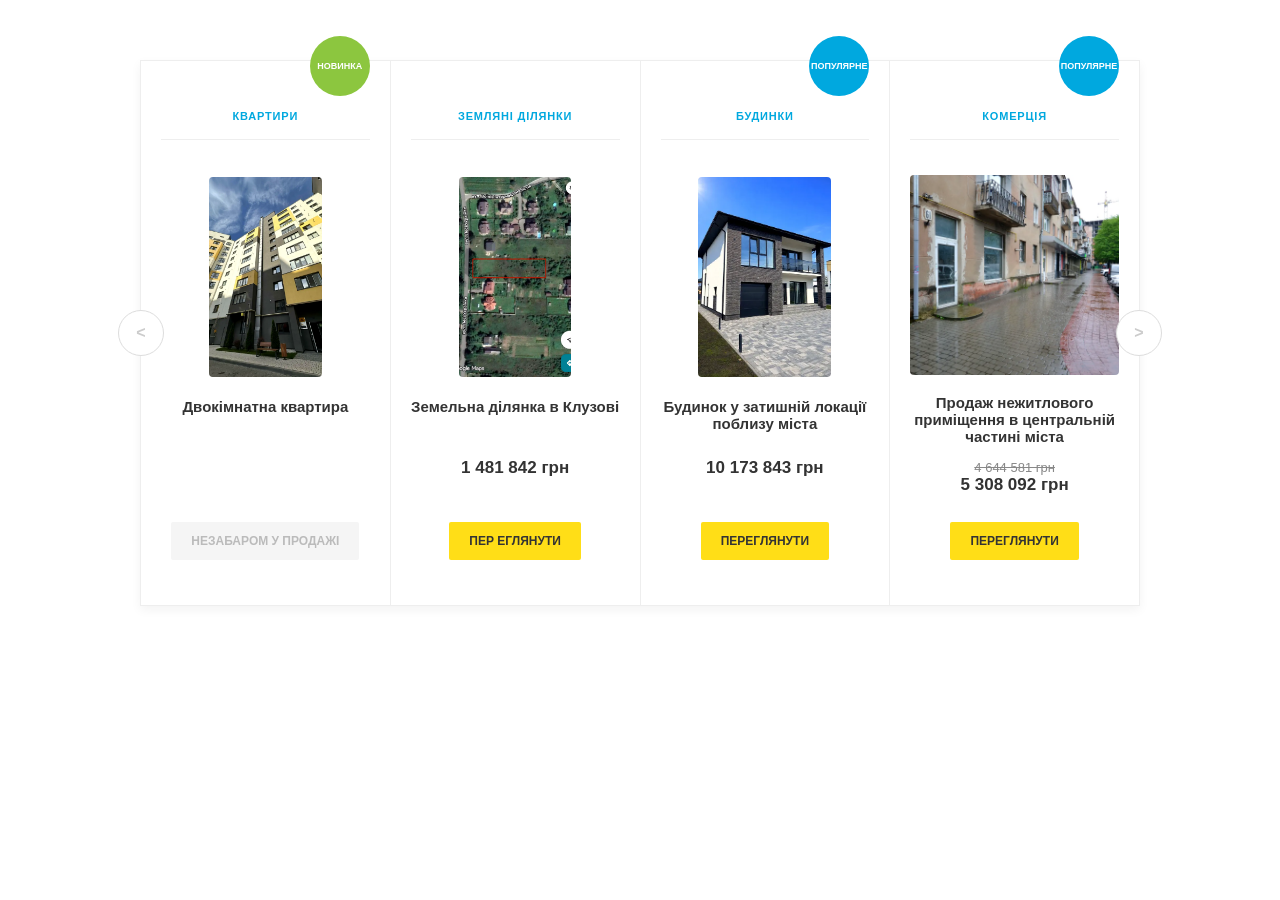
<file: laba7/index.html>
<!DOCTYPE html>
<html lang="uk">
<head>
    <meta charset="UTF-8">
    <meta name="viewport" content="width=device-width, initial-scale=1.0">
    <title>Каталог Нерухомості — Івано-Франківськ</title>
    <link rel="stylesheet" href="style.css">
</head>
<body>

    <div class="wrap">
        <div class="swipe swipe_left" aria-label="Попередній">&lt;</div>
        <div class="swipe swipe_right" aria-label="Наступний">&gt;</div>

        <div class="catalog">
            
            <article class="item">
                <div class="badge badge-green">НОВИНКА</div>
                
                <div class="category">
                    <a href="#" title="Переглянути всі квартири">КВАРТИРИ</a>
                </div>

                <a href="https://lun.ua/realty/4129393530" class="item-image-link" title="Детальніше про квартиру">
                    <img src="apartment.png" alt="Фото квартири" loading="lazy">
                </a>

                <h3 class="item-title">
                    <a href="https://lun.ua/realty/4129393530" title="Двокімнатна квартира">Двокімнатна квартира</a>
                </h3>

                <div class="item-price">
                    <span class="new-price"></span>
                </div>

                <div class="item-action">
                    <button class="btn btn-disabled" disabled>НЕЗАБАРОМ У ПРОДАЖІ</button>
                </div>
            </article>

            <article class="item">
                <div class="category">
                    <a href="https://lun.ua/realty/3339868031" title="Переглянути всі земляні ділянки">ЗЕМЛЯНІ ДІЛЯНКИ</a>
                </div>

                <a href="https://lun.ua/realty/3339868031" class="item-image-link" title="Детальніше про земляну ділянку">
                    <img src="area.png" alt="Фото ділянки" loading="lazy">
                </a>

                <h3 class="item-title">
                    <a href="https://lun.ua/realty/3339868031">Земельна ділянка в Клузові</a>
                </h3>

                <div class="item-price">
                    <span class="new-price">1 481 842 грн</span>
                </div>

                <div class="item-action">
                    <a href="#" class="btn btn-yellow">ПЕР  ЕГЛЯНУТИ</a>
                </div>
            </article>

            <article class="item">
                <div class="badge badge-blue">ПОПУЛЯРНЕ</div>
                
                <div class="category">
                    <a href="https://lun.ua/realty/4219353132" title="Переглянути всі будинки">БУДИНКИ</a>
                </div>

                <a href="https://lun.ua/realty/4219353132" class="item-image-link">
                    <img src="house.png" alt="Фото будинку" loading="lazy">
                </a>

                <h3 class="item-title">
                    <a href="https://lun.ua/realty/4219353132">Будинок у затишній локації поблизу міста</a>
                </h3>

                <div class="item-price">
                    <span class="new-price">10 173 843 грн</span>
                </div>

                <div class="item-action">
                    <a href="#" class="btn btn-yellow">ПЕРЕГЛЯНУТИ</a>
                </div>
            </article>

            <article class="item">
                <div class="badge badge-blue">ПОПУЛЯРНЕ</div>
                
                <div class="category">
                    <a href="https://lun.ua/realty/1669580162" title="Комерційна нерухомість">КОМЕРЦІЯ</a>
                </div>

                <a href="https://lun.ua/realty/1669580162" class="item-image-link">
                    <img src="komercia.png" alt="Фото офісу" loading="lazy">
                </a>

                <h3 class="item-title">
                    <a href="https://lun.ua/realty/1669580162">Продаж нежитлового приміщення в центральній частині міста</a>
                </h3>

                <div class="item-price">
                    <span class="old-price">4 644 581 грн</span>
                    <span class="new-price">5 308 092 грн</span>
                </div>

                <div class="item-action">
                    <a href="https://lun.ua/realty/1669580162" class="btn btn-yellow">ПЕРЕГЛЯНУТИ</a>
                </div>
            </article>

        </div>
    </div>

</body>
</html>
</file>
<file: laba7/style.css>
/* --- ЗМІННІ (ПАЛІТРА ТА НАЛАШТУВАННЯ) --- */
:root {
    --primary-blue: #00a8df;
    --accent-pink: #c82898;
    --btn-color: #ffde17;
    --badge-green: #8cc63f;
    --main-text: #333;
    --muted-text: #888;
    --border-gray: #eee;
    --white: #fff;
    --transition: 0.3s ease;
}

/* Обгортка слайдера */
.wrap {
    max-width: 1000px; 
    margin: 60px auto;
    position: relative;
    font-family: 'Segoe UI', Arial, sans-serif;
}

/* Контейнер каталогу */
.catalog {
    display: flex;
    border: 1px solid var(--border-gray);
    background: var(--white);
    box-shadow: 0 4px 10px rgba(0,0,0,0.05);
}

/* Картка товару (5 логічних частин) */
.item {
    flex: 1;
    text-align: center;
    padding: 45px 20px;
    border-right: 1px solid var(--border-gray);
    position: relative;
    display: flex;
    flex-direction: column;
    justify-content: space-between; /* Рівномірне розтягування блоків */
}

.item:last-child {
    border-right: none;
}

/* 1. Категорія */
.category {
    margin-bottom: 20px;
    padding-bottom: 15px; /* Відступ від тексту до лінії */
    border-bottom: 1px solid var(--border-gray); /* Сама горизонтальна лінія */
    width: 100%; /* Щоб лінія тягнулася на всю ширину картки */
}

.category a {
    text-decoration: none;
    color: var(--primary-blue);
    font-size: 11px;
    font-weight: bold;
    letter-spacing: 0.8px;
    text-transform: uppercase;
}

.category a:hover {
    color: var(--accent-pink);
}

/* 2. Зображення */
.item-image-link {
    display: block;
    margin: 15px auto;
    transition: transform var(--transition);
}
.item-image-link:hover {
    transform: scale(1.05);
}

.item-image-link img {
    width: 100%;        /* Картинка розтягується на всю доступну ширину колонки */
    height: 200px;      /* Фіксована висота для ВСІХ картинок (можеш змінити на 180px чи 250px за смаком) */
    object-fit: cover;  /* Головна магія: обрізає зайве, не спотворюючи пропорції */
    border-radius: 4px; /* Опціонально: робить кути трохи заокругленими для краси */
    object-position: center; /* Центрує картинку, якщо вона обрізається */
}

/* 3. Назва товару */
.item-title {
    margin: 0 0 15px 0;
    font-size: 15px;
    min-height: 44px; /* Резерв для двох рядків */
}
.item-title a {
    text-decoration: none;
    color: var(--main-text);
}
.item-title a:hover {
    color: var(--primary-blue);
}

/* 4. Блок ціни та статусу */
.item-price, .item-status {
    margin-bottom: 20px;
    min-height: 42px;
}
.old-price {
    display: block;
    text-decoration: line-through;
    color: var(--muted-text);
    font-size: 13px;
}
.new-price {
    display: block;
    color: var(--main-text);
    font-weight: bold;
    font-size: 17px;
}

/* 5. Кнопка дії */
.btn {
    display: inline-block;
    padding: 12px 20px;
    text-decoration: none;
    font-weight: bold;
    border-radius: 2px;
    font-size: 12px;
    border: none;
    font-family: inherit;
    text-transform: uppercase;
}

.btn-yellow {
    background: var(--btn-color);
    color: var(--main-text);
    cursor: pointer;
    transition: background var(--transition);
}
.btn-yellow:hover {
    background: #ecd115;
}

.btn-disabled {
    background: #f5f5f5;
    color: #bbb;
    cursor: not-allowed;
}

/* Стрілочки слайдера */
.swipe {
    position: absolute;
    top: 50%;
    transform: translateY(-50%);
    width: 44px;
    height: 44px;
    border: 1px solid #ddd;
    border-radius: 50%;
    background: var(--white);
    cursor: pointer;
    display: flex;
    align-items: center;
    justify-content: center;
    color: #ccc;
    font-weight: bold;
    z-index: 10;
    transition: all var(--transition);
}
.swipe:hover {
    border-color: var(--muted-text);
    color: var(--muted-text);
}
.swipe_left { left: -22px; }
.swipe_right { right: -22px; }

.badge {
    position: absolute;
    top: -25px;
    right: 20px; /* Зміщуємо бейдж у правий бік (можеш змінювати цифру, щоб посунути лівіше чи правіше) */
    width: 50px;
    height: 50px;
    border-radius: 50%;
    display: flex;
    align-items: center;
    justify-content: center;
    color: var(--white);
    font-size: 9px;
    font-weight: bold;
    text-align: center;
    padding: 5px;
    z-index: 2; /* Щоб бейдж завжди був поверх інших елементів */
}
.badge-green { background: var(--badge-green); }
.badge-blue { background: var(--primary-blue); }
</file>
